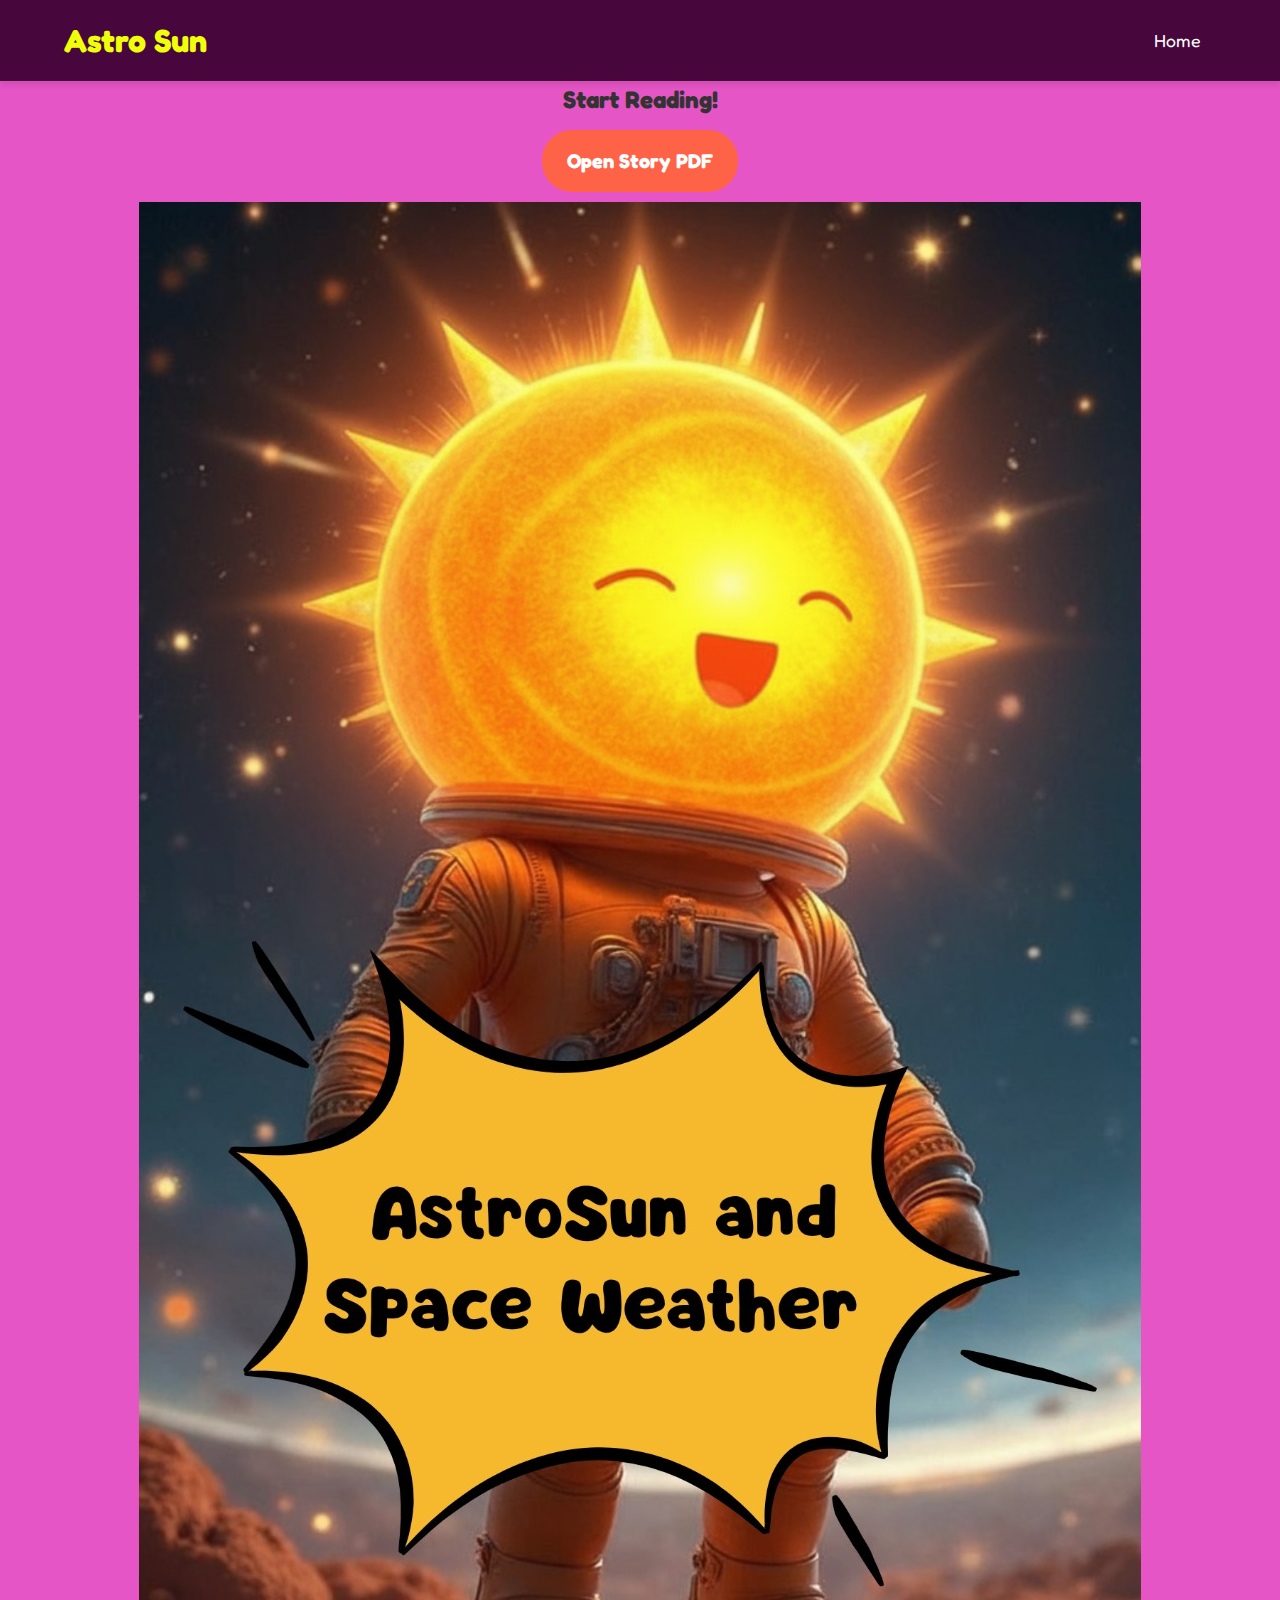
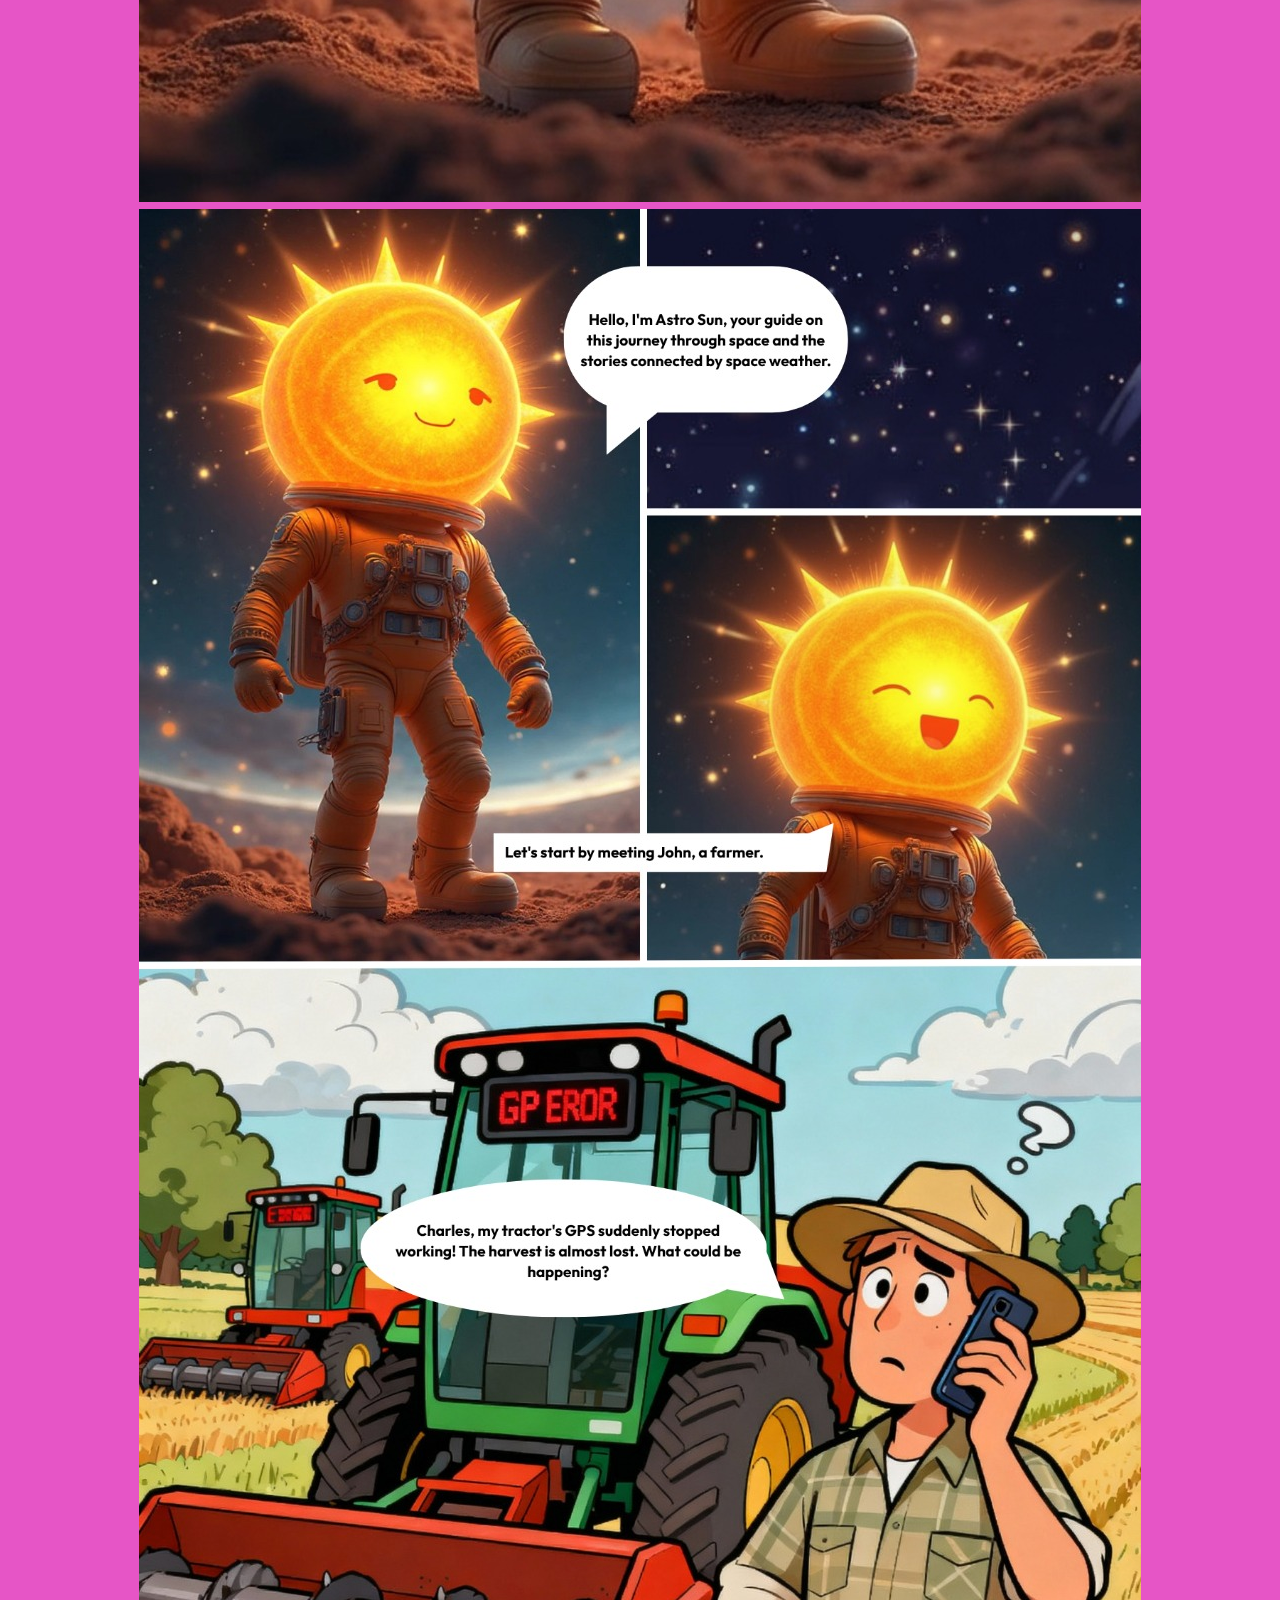
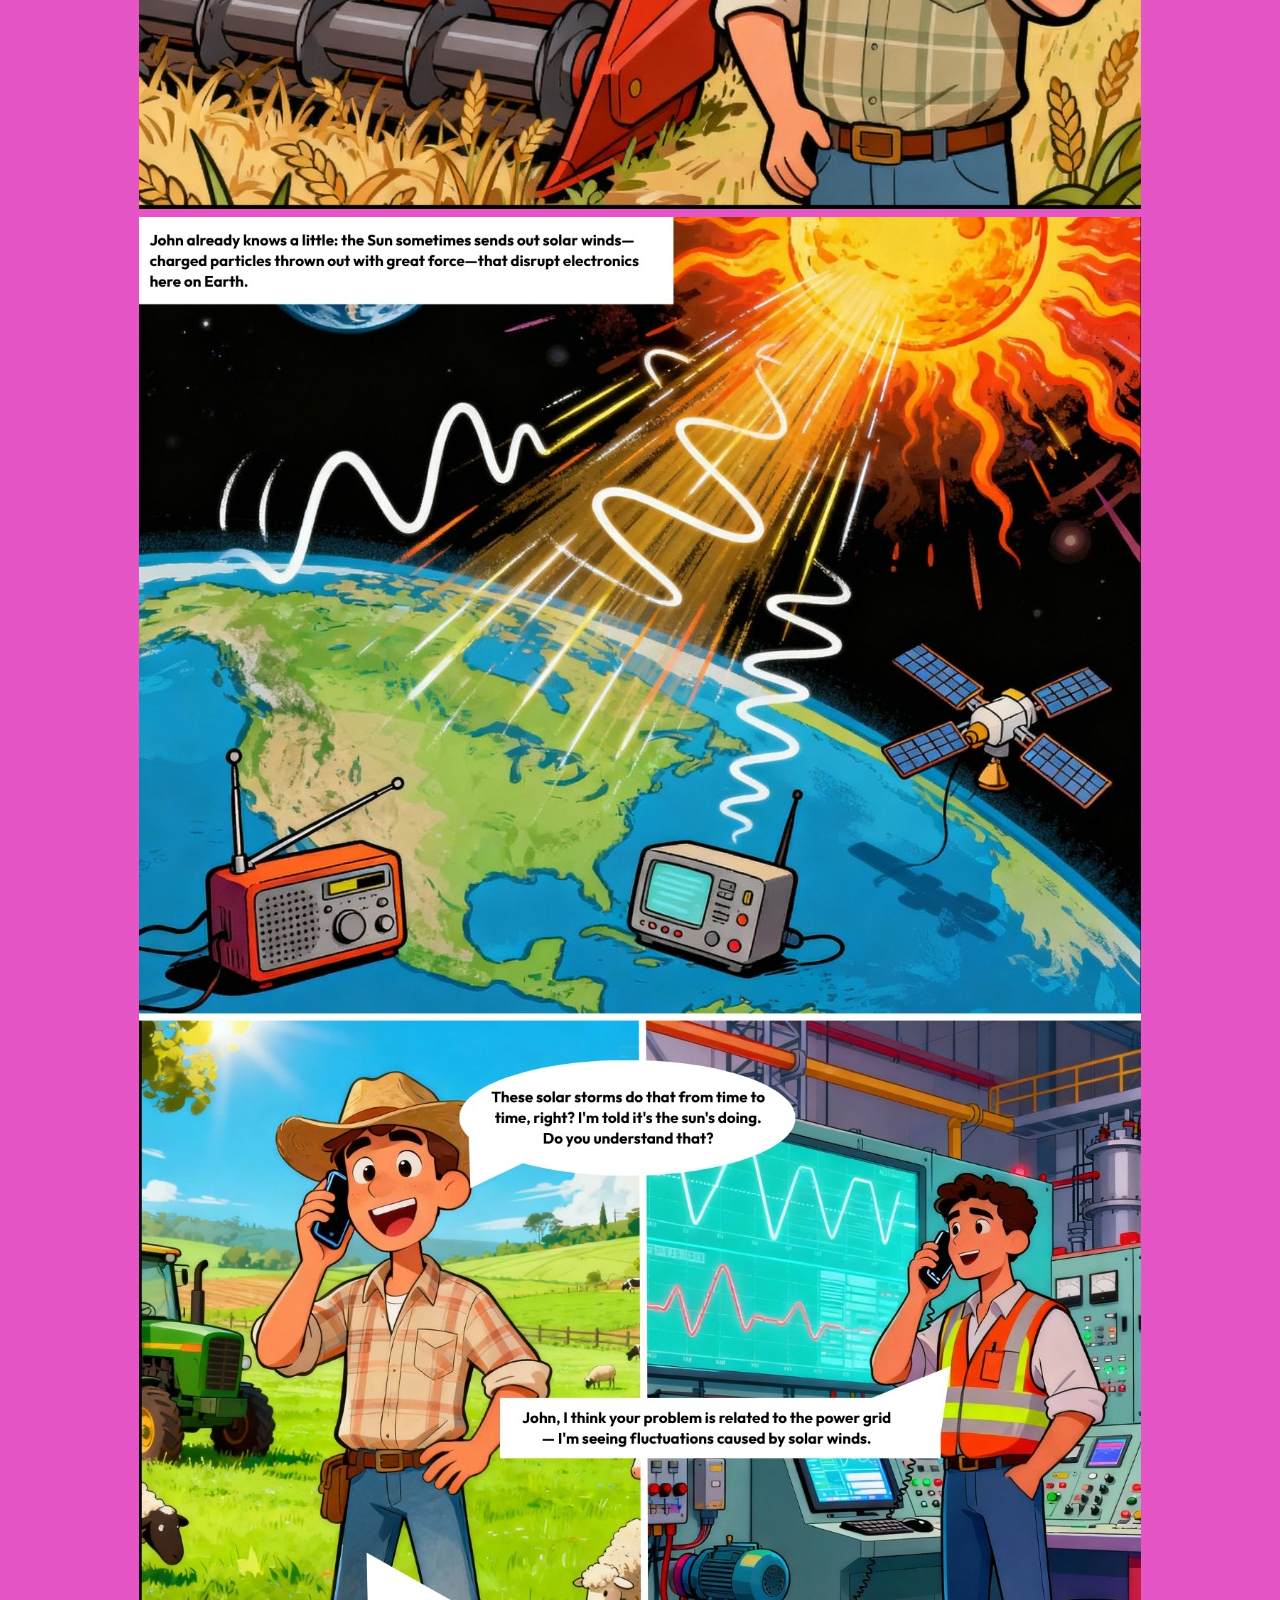
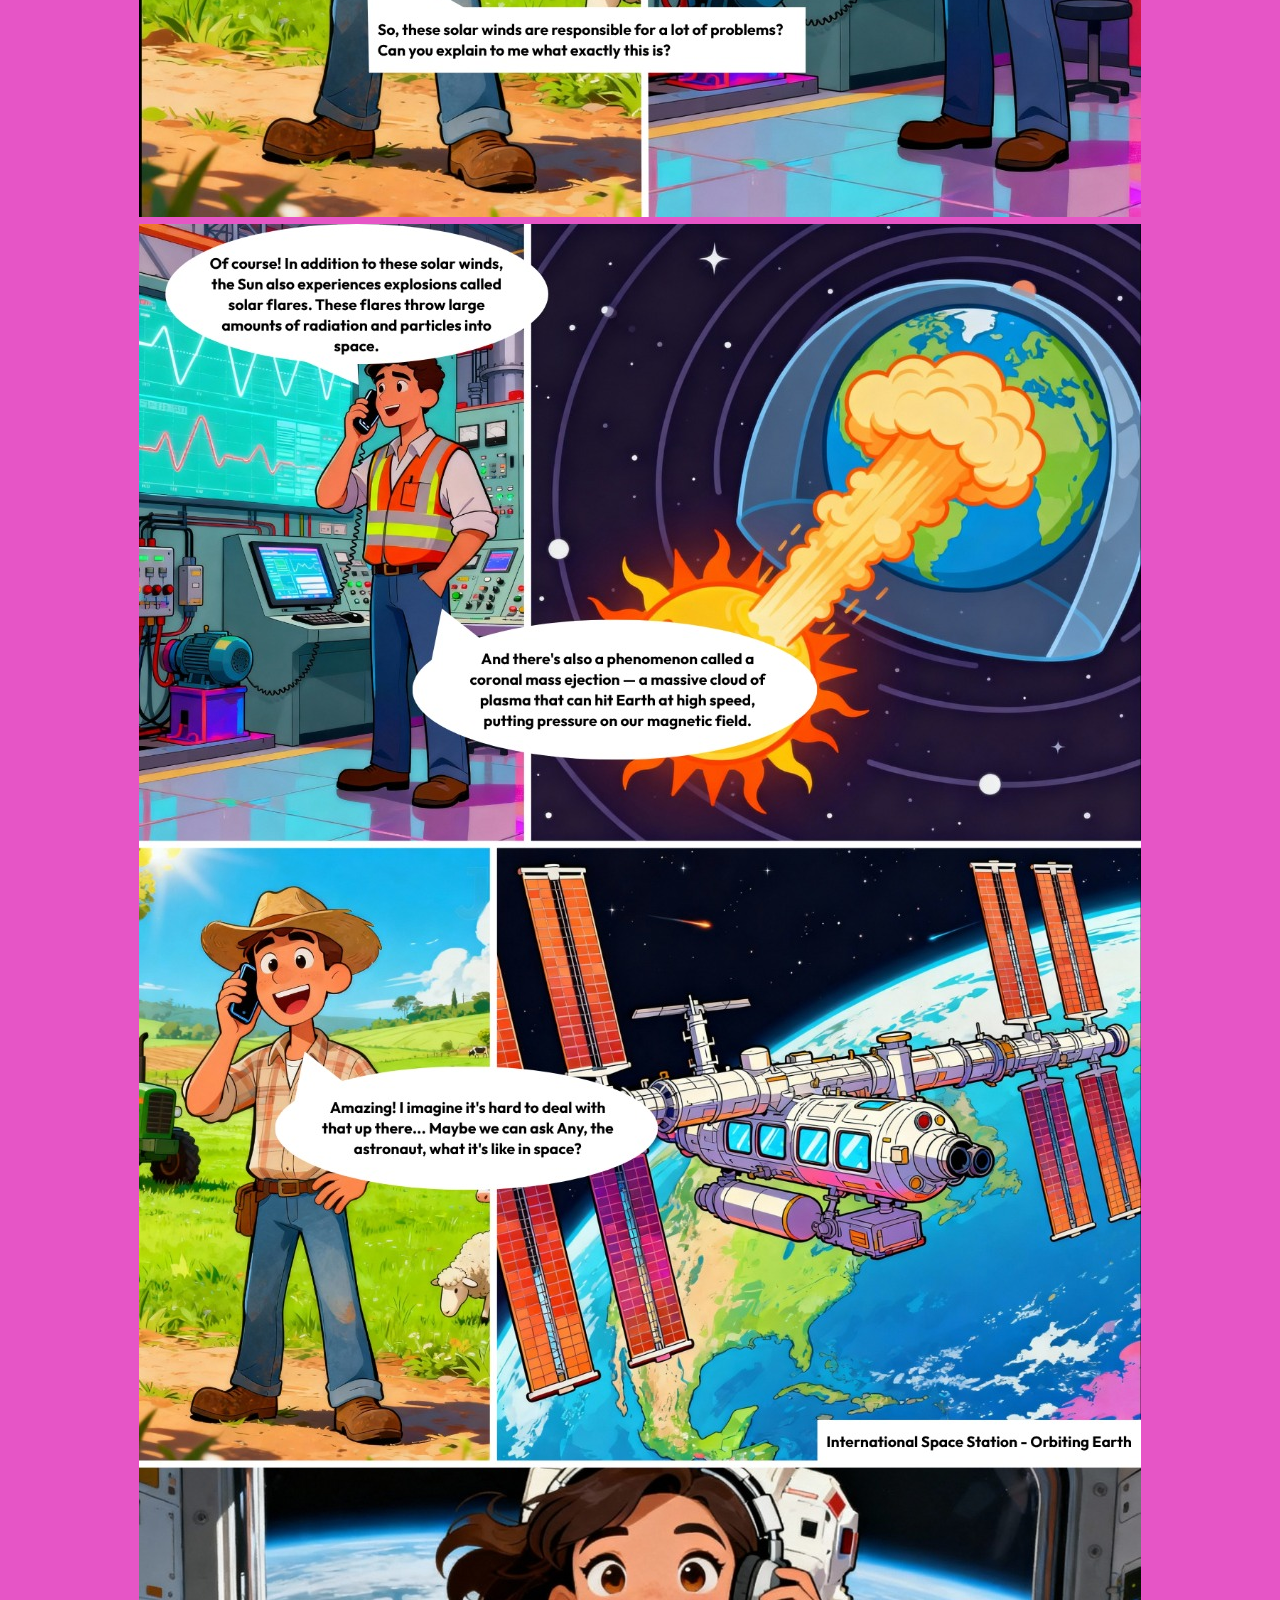
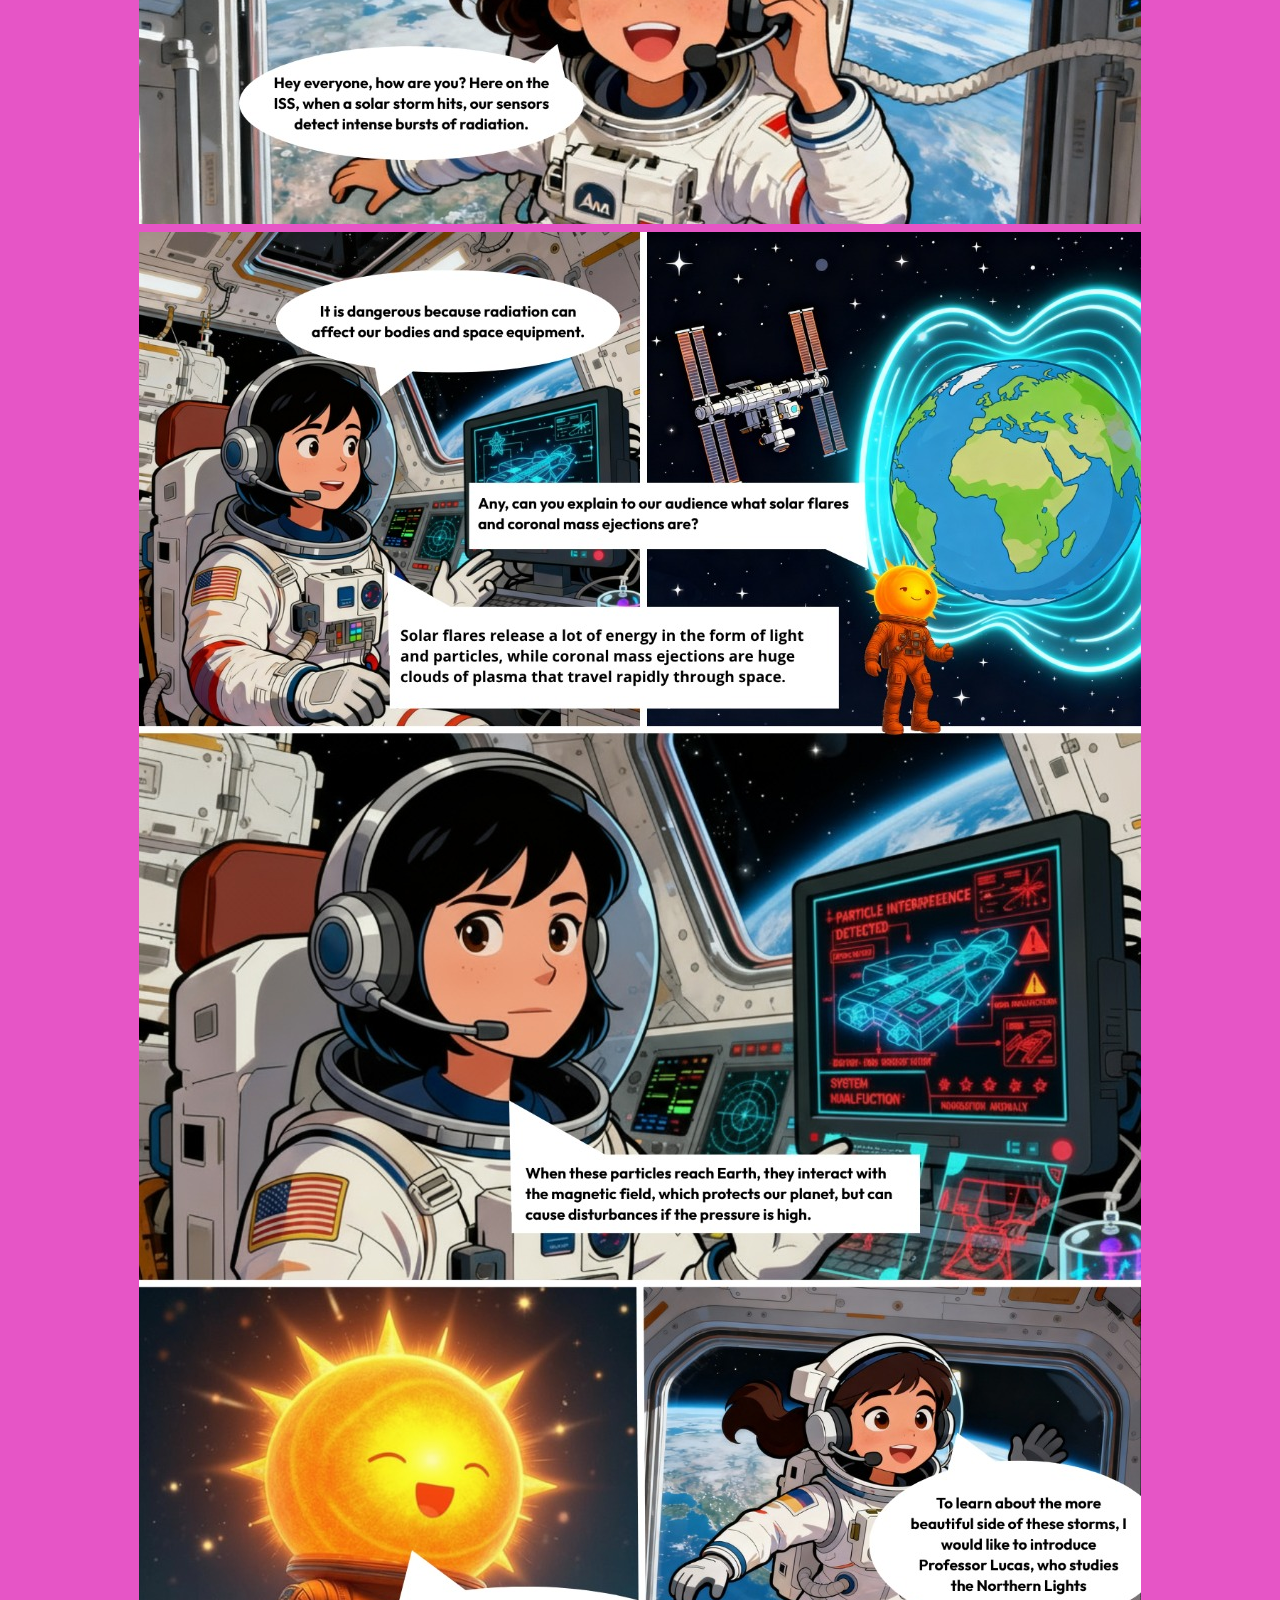
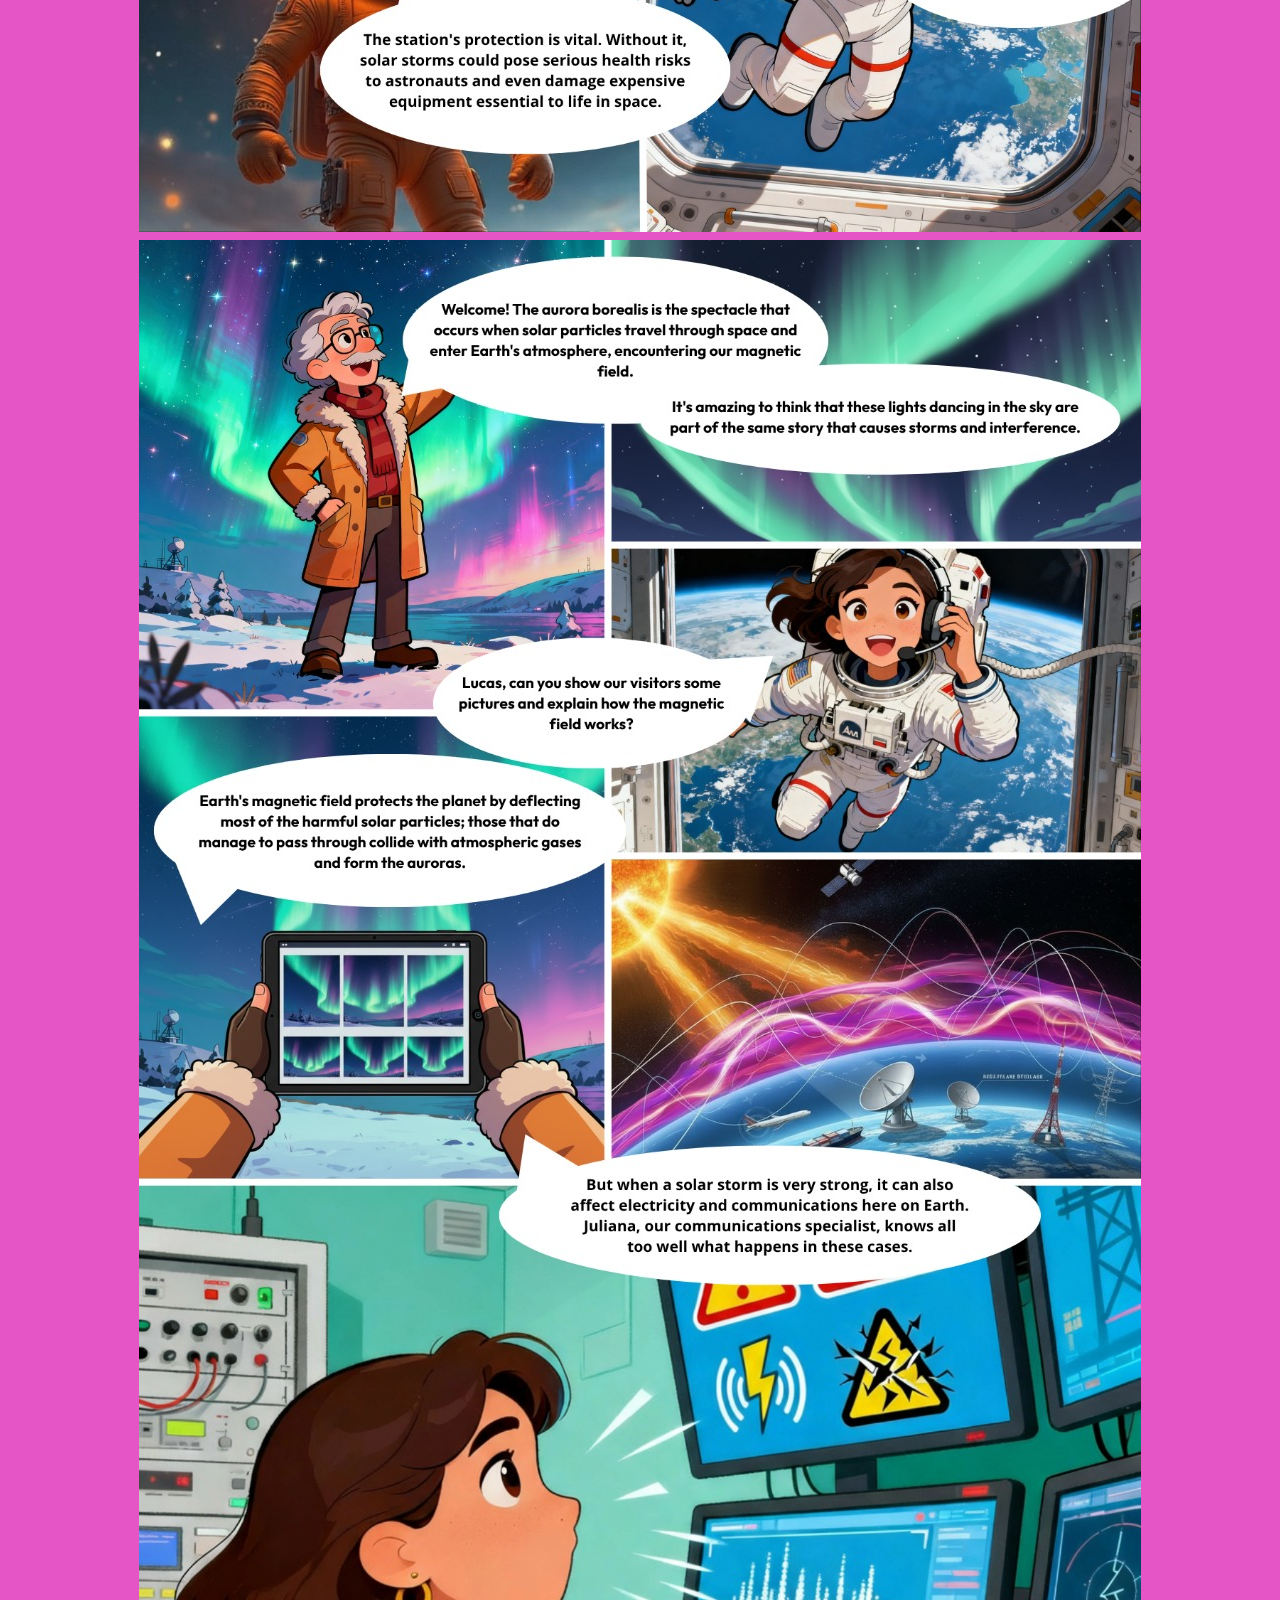
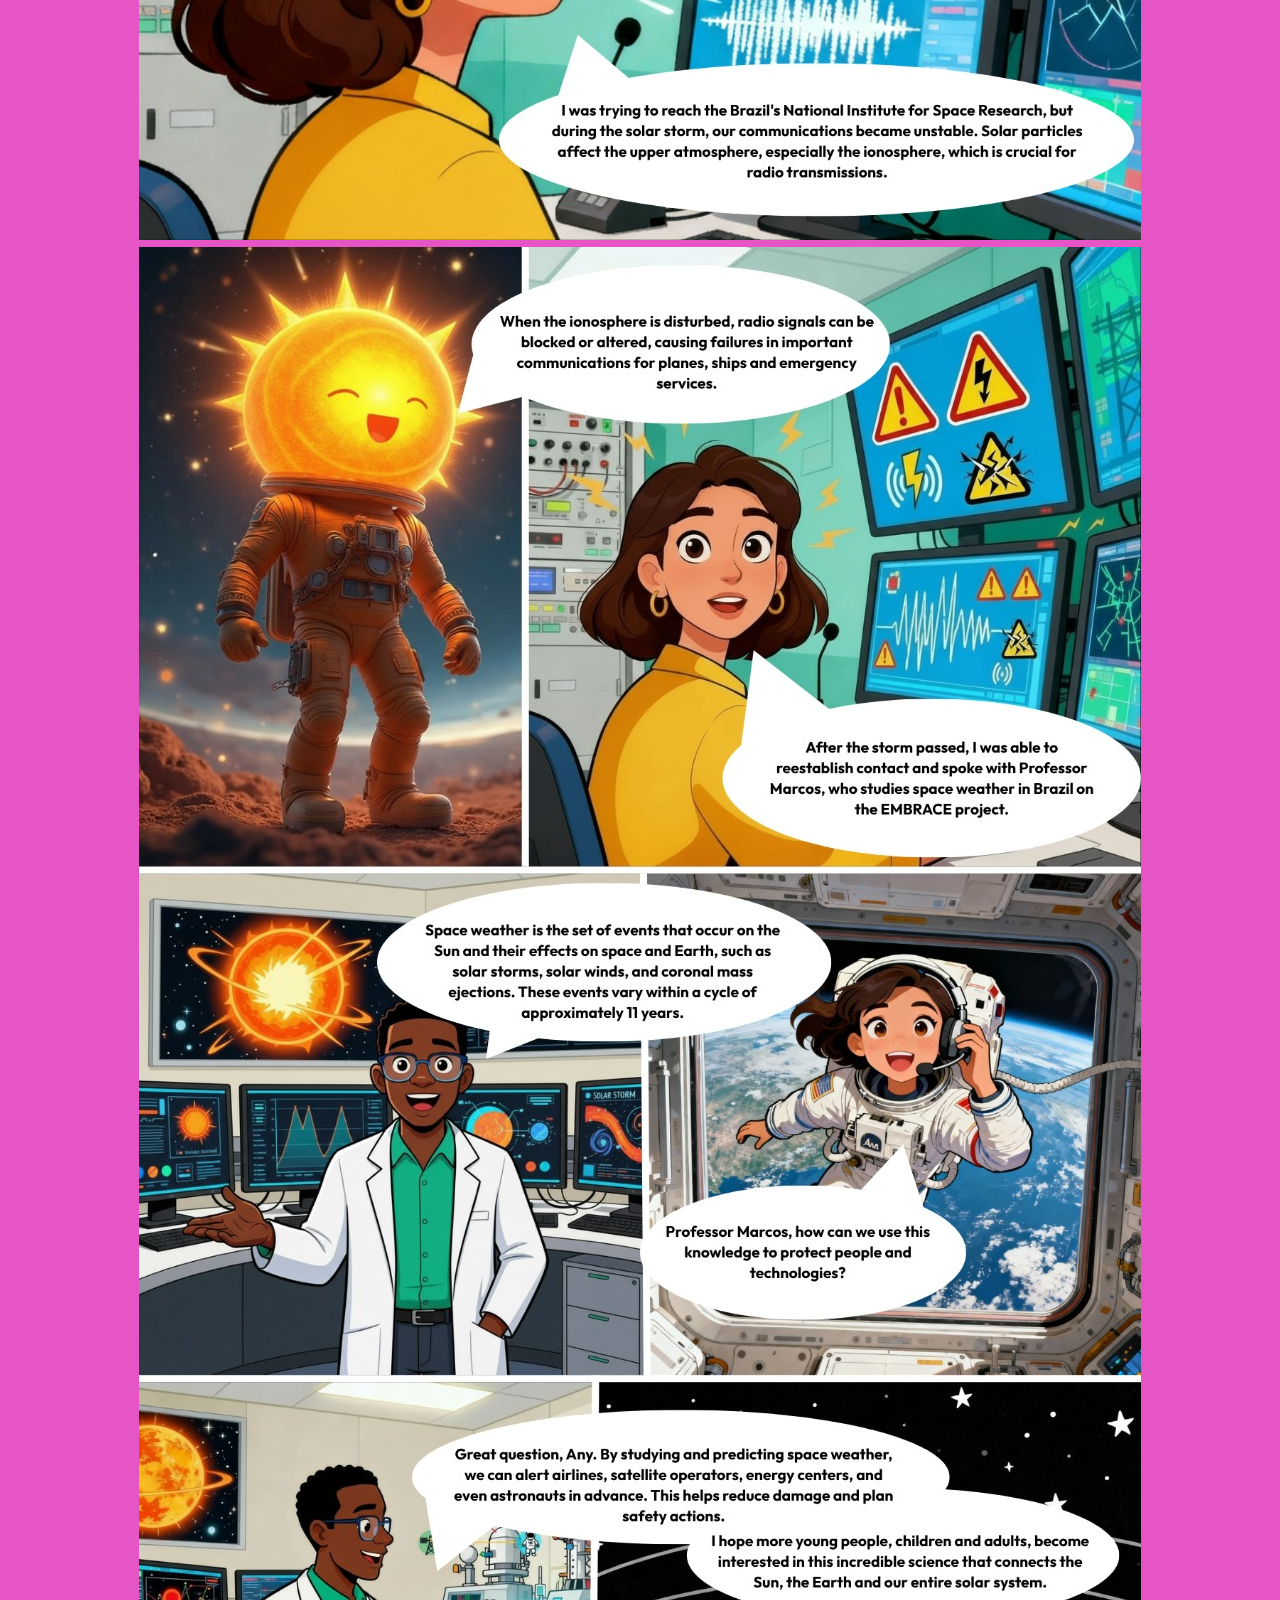
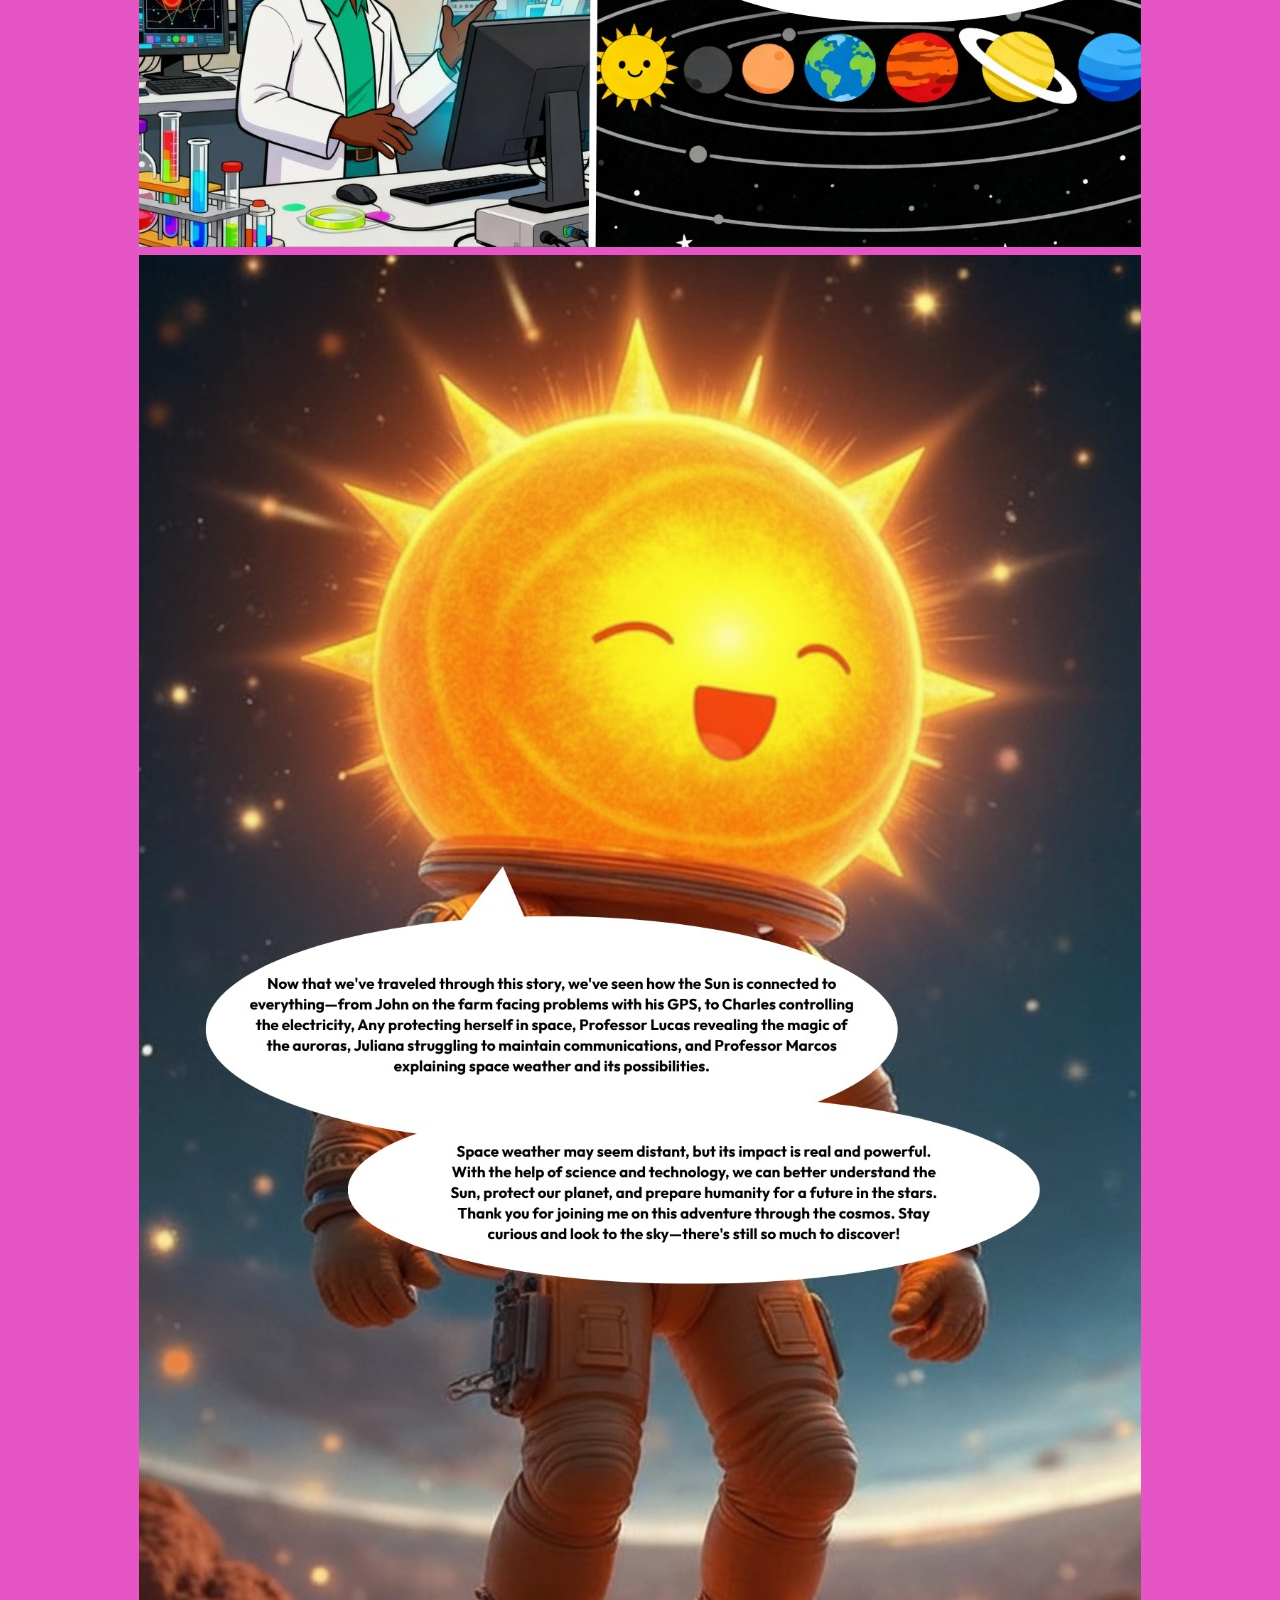
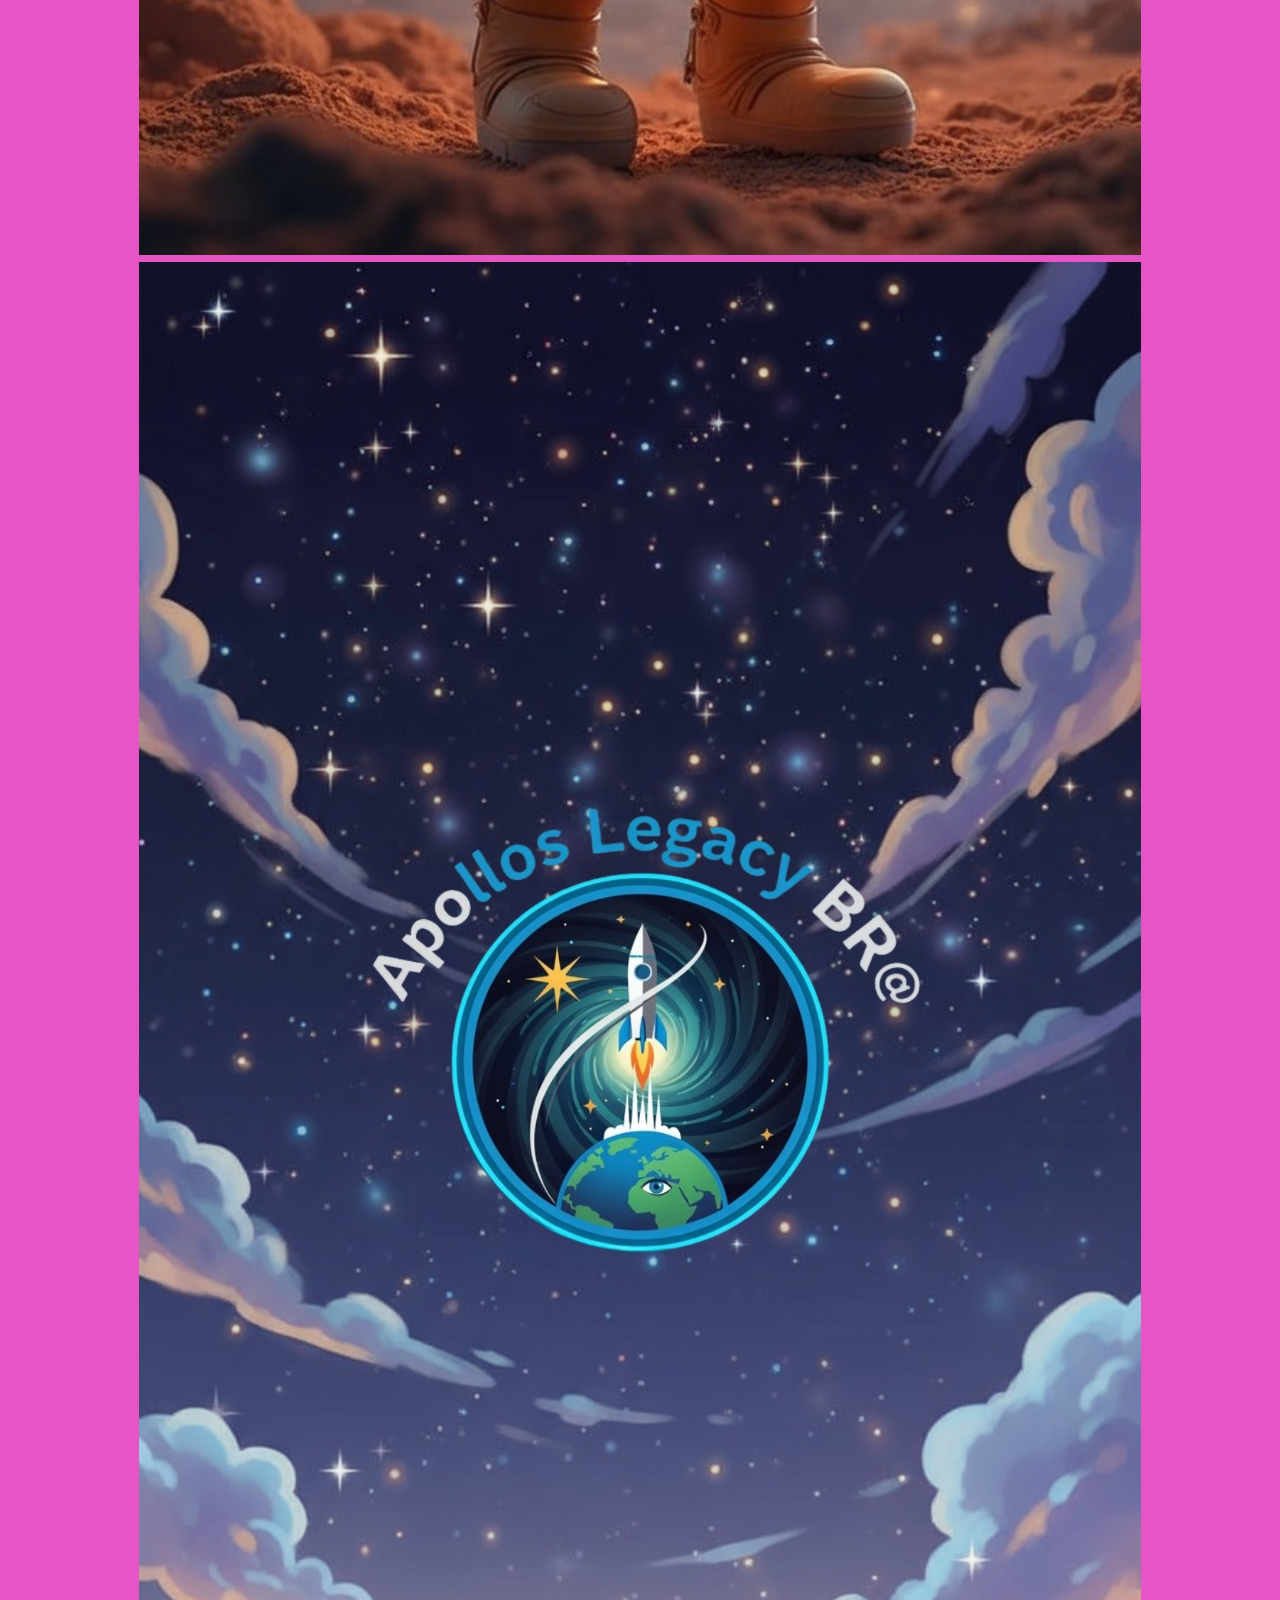
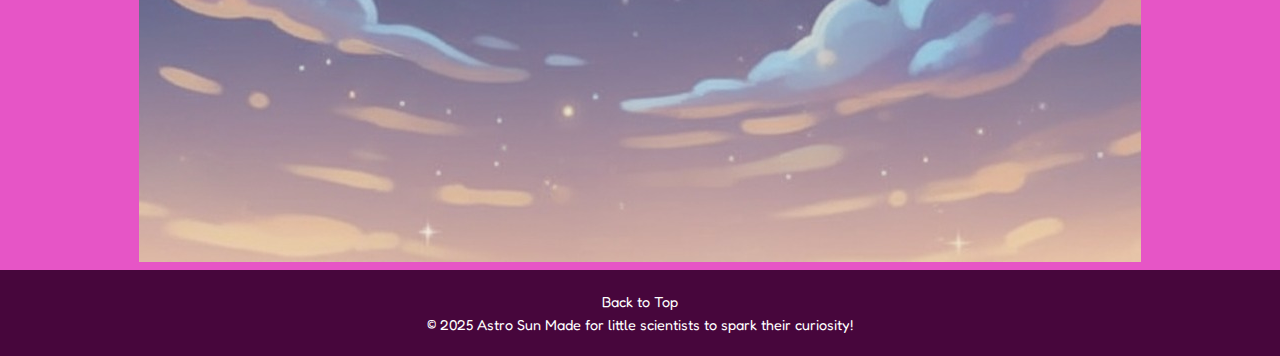
<file: historia.html>
<!DOCTYPE html>
<html lang="pt-BR">
<head>
    <meta charset="UTF-8">
    <meta name="viewport" content="width=device-width, initial-scale=1.0">
    <title>AstroSun - História</title>
    <link rel="stylesheet" href="style.css">
    <link href="https://fonts.googleapis.com/css2?family=Fredoka:wght@400;700&display=swap" rel="stylesheet">
    <link href="https://fonts.googleapis.com/css2?family=Bangers&display=swap" rel="stylesheet"> 
</head>
<body style="background-color:#e655c6">

    <header>
        <div class="logo">Astro Sun</div>
        <nav>
            <ul>
                <li><a href="index.html">Home</a></li>
            </ul>
        </nav>
    </header>

    <main>
        <section id="comic-pages">
            <center>
            <h2>Start Reading!</h2>
            <div class="atividade-links">
               <a href="AstroSun.pdf" target="_blank" rel="noopener noreferrer">
  Open Story PDF
</a>
            </div>
            <img src="capa.jpg" alt="Página 1 da HQ" class="comic-page">
            <img src="pg1.jpg" alt="Página 2 da HQ" class="comic-page">
            <img src="pg2.jpg" alt="Página 2 da HQ" class="comic-page">
            <img src="pg3.jpg" alt="Página 3 da HQ" class="comic-page">
            <img src="pg4.jpg" alt="Página 4 da HQ" class="comic-page">
            <img src="pg5.jpg" alt="Página 5 da HQ" class="comic-page">
            <img src="pg6.jpg" alt="Página 6 da HQ" class="comic-page">
            <img src="pg7.jpg" alt="Página 7 da HQ" class="comic-page">
            <img src="pg8.jpg" alt="Página 8 da HQ" class="comic-page">
            <center>
        </section>
    </main>

    <footer>
        <p><a href="#">Back to Top<br></a></p>
        <p>© 2025 Astro Sun Made for little scientists to spark their curiosity!</p>
    </footer>

</body>
</html>
</file>
<file: style.css>
/* RESET E ESTILOS GERAIS */
:root {
    --cor-sol: #FFD700; /* Amarelo Vibrante */
    --cor-terra: #47063c; /* Azul Brilhante */
    --cor-fundo-principal: #F0F8FF; /* Azul Claro/Quase Branco */
    --cor-fundo-secundario: #E0FFFF; /* Ciano Claro */
    --cor-texto: #333333;
    --fonte-principal: 'Fredoka', cursive, sans-serif;
}

* {
    margin: 0;
    padding: 0;
    box-sizing: border-box;
}

body {
    font-family: var(--fonte-principal);
    background-color: var(--cor-fundo-principal);
    color: var(--cor-texto);
    line-height: 1.6;
    
}

body, html {
    max-width: 100%;
    overflow: hidden;
}

/* CABEÇALHO E NAVEGAÇÃO */
header {
    background-color: var(--cor-terra);
    color: white;
    padding: 15px 5%;
    display: flex;
    justify-content: space-between;
    align-items: center;
    box-shadow: 0 4px 6px rgba(0, 0, 0, 0.1);
}

.logo {
    font-size: 2rem;
    font-weight: 700;
        transition: transform 0.3s ease-in-out, box-shadow 0.3s ease-in-out;
    box-shadow: 0px 0px 0px;
    color:#efff09;
}
nav ul {
    list-style: none;
    display: flex;
}

nav ul li a {
    color: white;
    text-decoration: none;
    font-size: 1.1rem;
    padding: 10px 15px;
    display: block;
    border-radius: 8px;
    transition: background-color 0.3s;
}

nav ul li a:hover {
    background-color: rgba(255, 255, 255, 0.2);
}

/* SEÇÕES DE CONTEÚDO */
.info-section {
    padding: 60px 5%;
    text-align: center;
}
.info-section h2 {
    font-size: 2.5rem;
    margin-bottom: 30px;
    color: var(--cor-terra);
}

.cor-fundo-1 {
    background-color: var(--cor-fundo-secundario);
}

/* SEÇÃO HERO (INÍCIO) */
.hero-section {
    background-color: var(--cor-sol);
    color: white;
    padding: 100px 5%;
    text-align: center;
}

.hero-section h1 {
    font-size: 3.5rem;
    margin-bottom: 20px;
}

.hero-section p {
    font-size: 1.5rem;
    margin-bottom: 40px;
}

.cta-button {
    background-color: white;
    color: var(--cor-terra);
    border: none;
    padding: 15px 30px;
    font-size: 1.2rem;
    font-weight: 700;
    border-radius: 50px;
    cursor: pointer;
    box-shadow: 0 5px 10px rgba(0, 0, 0, 0.2);
    transition: transform 0.2s;
}

.cta-button:hover {
    transform: scale(1.05);
}

/* CARDS DE INFORMAÇÃO */
.card-container {
    display: flex;
    justify-content: center;
    gap: 30px;
    margin-top: 40px;
}

.card {
    background-color: white;
    padding: 30px;
    border-radius: 15px;
    box-shadow: 0 5px 15px rgba(0, 0, 0, 0.1);
    width: 45%; /* Para telas maiores */
    text-align: left;
     transition: transform 0.3s ease-in-out, box-shadow 0.3s ease-in-out;
    box-shadow: 0px 0px 0px; 
}
.card:hover{
transform: scale(1.1);
    box-shadow: 5px 10px 20px rgb(236, 240, 12); 
}
.card h3 {
    color: var(--cor-sol);
    margin-bottom: 10px;
    font-size: 1.5rem;
}
.card2 {
    background-color: white;
    padding: 30px;
    border-radius: 15px;
    box-shadow: 0 5px 15px rgba(0, 0, 0, 0.1);
    width: 45%; /* Para telas maiores */
    text-align: left;
     transition: transform 0.3s ease-in-out, box-shadow 0.3s ease-in-out;
    box-shadow: 0px 0px 0px; 
}
.card2:hover{
    transform: scale(1.1);
    box-shadow: 5px 10px 20px rgb(236, 240, 12); 
}

.card2 h3 {
    color: var(--cor-sol);
    margin-bottom: 10px;
    font-size: 1.5rem;
}
/* LISTAS (IMPORTÂNCIA) */
.info-section ul {
    list-style: none;
    padding: 0;
    max-width: 600px;
    margin: 20px auto;
    text-align: left;
    font-size: 1.1rem;
}

.info-section ul li {
    background-color: white;
    margin-bottom: 10px;
    padding: 10px;
    border-radius: 8px;
    border-left: 5px solid var(--cor-terra);
}

/* LINKS DE ATIVIDADE */
.atividade-links a {
    display: inline-block;
    background-color: #FF6347; /* Vermelho/Laranja divertido */
    color: rgb(255, 255, 255);
    text-decoration: none;
    padding: 15px 25px;
    margin: 10px;
    border-radius: 30px;
    font-weight: 700;
    transition: background-color 0.3s;
    transition: transform 0.3s ease-in-out, box-shadow 0.3s ease-in-out;
    box-shadow: 0px 0px 0px; 
    font-size: 20px;
}
.atividade-links2 a {
    display: inline-block;
    background-color: #FF6347; /* Vermelho/Laranja divertido */
    color: rgb(255, 255, 255);
    text-decoration: none;
    padding: 35px 45px;
    margin: 10px;
    border-radius: 30px;
    font-weight: 700;
    transition: background-color 0.3s;
    transition: transform 0.3s ease-in-out, box-shadow 0.3s ease-in-out;
    box-shadow: 0px 0px 0px; 
    font-size: 20px;
}
.atividade-links a:hover {
    background-color: #FF4500;
    transform: scale(1.1);
    box-shadow: 5px 10px 20px #FF4500; 
}

/* RODAPÉ */
footer {
    background-color: var(--cor-terra);
    color: white;
    text-align: center;
    padding: 20px;
    font-size: 0.9rem;
      transition: transform 0.3s ease-in-out, box-shadow 0.3s ease-in-out;
    box-shadow: 0px 0px 0px; 

}
footer a{
text-decoration: none;
color: white; 
}
footer a:hover{
   color:#ee08c8
}
/* RESPONSIVIDADE BÁSICA (Para celulares) */
@media (max-width: 768px) {
    header {
        flex-direction: column;
    }

    nav ul {
        flex-direction: column;
        width: 100%;
        margin-top: 10px;
    }

    nav ul li {
        text-align: center;
    }

    .hero-section h1 {
        font-size: 2.5rem;
    }

    .card-container {
        flex-direction: column;
        align-items: center;
    }

    .card {
        width: 90%;
    }
}
#superpoderes{
background: url(aurora.jpg);
position: relative; 
    overflow: hidden; /* Garante que o vídeo não saia da seção */
    min-height: 400px; /* Defina uma altura mínima se o conteúdo for curto */
}
.background-video-aurora {
    position: absolute; 
    top: 0;
    left: 0;
    width: 100%; /* Ocupa toda a largura da seção */
    height: 100%; /* Ocupa toda a altura da seção */
    
    /* Faz o vídeo se adaptar à div (corta se necessário para cobrir) */
    object-fit: cover; 
    
    /* Coloca o vídeo BEM no fundo da DIV */
    z-index: 1; 
}

/* Garante que o conteúdo (título e parágrafo) fique ACIMA do vídeo */
#superpoderes p {
    position: relative; 
    z-index: 2; /* CRUCIAL: Maior que o z-index do vídeo */
}

/* Opcional: Ajuste o fundo do texto para melhorar a leitura sobre o vídeo */
.texto-contornado {
    background-color: rgba(3, 3, 3, 0.6); 
    padding: 20px;
    
}
#superpoderes p{
    transition: transform 0.3s ease-in-out, box-shadow 0.3s ease-in-out;
    box-shadow: 0px 0px 0px; 
}
#superpoderes p:hover{
   transform: scale(1.1);
    box-shadow: 5px 10px 20px rgb(255, 176, 231); 
}
#superpoderes h2{
    font-size: 3em;

    color:#ffffff;
    -webkit-text-stroke: 1px #1E90FF;
}
.texto-contornado {

    color: rgb(255, 253, 253);
    -webkit-text-fill-color: rgb(255, 255, 255); 
    
    -webkit-text-stroke: 1px rgb(63, 48, 48);
  
    font-family: Arial, sans-serif;
    font-size: 1.7em; 
    border-color: aliceblue;
    border: 2px solid;
    background-color: #030303;
    border-radius: 30px;
    display:flex;
    
}

.background-video {
    /* Mude de 'fixed' para 'absolute' */
    position: absolute; 
    top: 0;
    left: 0;
    
    /* Garante que o vídeo cubra 100% da largura e altura da div PAI */
    min-width: 100%;
    min-height: 100%;
    
    /* Faz o vídeo se adaptar à div (mantém a proporção) */
    object-fit: cover; 
    
    /* Coloca o vídeo BEM no fundo da DIV */
    z-index: 1; 
    zoom: 0.4;
}
.background-video2 {
    /* Mude de 'fixed' para 'absolute' */
    position: absolute; 
    top: 50;
    left: 0;
    
    /* Garante que o vídeo cubra 100% da largura e altura da div PAI */
    min-width: 100%;
    min-height: 100%;
    
    /* Faz o vídeo se adaptar à div (mantém a proporção) */
    object-fit:cover; 
    
    /* Coloca o vídeo BEM no fundo da DIV */
    z-index: 1; 
    zoom: 0.4;
}
/* 3. Estilos do Título (Conteúdo) */
#inicio h1 {
    /* Posicionamento do conteúdo ACIMA do vídeo */
    position: relative; 
    z-index: 2; /* CRUCIAL: Maior que o z-index do vídeo */
    
    /* Centraliza o título */
    width: 100%;
    height: 100%;
    display: flex;
    justify-content: center;
    align-items: center;
    
    /* Estilo do texto para destaque */
    color: white;
    text-shadow: 2px 2px 4px rgba(0, 0, 0, 0.8);
    padding: 20px;
}
#inicio p{
   position: relative; 
    z-index: 5; /* CRUCIAL: Maior que o z-index do vídeo */
   
}

#inicio {
    /* Define o tamanho da sua seção (ajuste a altura conforme necessário) */
    height: 60vh; /* Exemplo: 60% da altura da tela */
    width: 100%;
    
    /* CRUCIAL: Define o container como o ponto de referência */
    position: relative; 
    overflow: hidden; /* Esconde o que o vídeo exceder */
    
    /* Opcional: Fallback de cor caso o vídeo não carregue */
    background-color: #333; 
}
#o-que-e{
    background-color: #a10587;
    
}

#o-que-e h2{
    color: #E0FFFF;
}
#escudo{
    background-color: #8a066d;
}
#escudo h2{
color: white;
}
#escudo p{
    color: white;
}
#escudo li {
    transition: transform 0.3s ease-in-out, box-shadow 0.3s ease-in-out;
    box-shadow: 0px 0px 0px; 
}

#escudo li:hover {
    transform: scale(1.1);
    box-shadow: 5px 10px 20px rgb(255, 176, 231); 
    color:#a10587
}
#o-que-e a{
    text-decoration: none;
    color:#fffbfe;
}

header li a:hover {
    color:#efff09
}
#loading-screen {
    position: fixed; /* Fixa na tela */
    top: 0;
    left: 0;
    width: 100%;
    height: 100%;
    background-color: rgb(3, 24, 82); /* Fundo preto */
    display: flex; /* Para centralizar a imagem */
    justify-content: center; /* Centraliza horizontalmente */
    align-items: center; /* Centraliza verticalmente */
    z-index: 9999; /* Garante que fique acima de tudo */
    transition: opacity 0.5s ease-out; /* Transição suave para desaparecer */
}

.loading-logo {
    max-width: 80%; /* Garante que a imagem não seja muito grande */
    max-height: 80%; /* Ajusta a altura */
    object-fit: contain; /* Redimensiona a imagem para caber sem cortar */
}
.aurora_title{
text-align: center;
background-image: url(aurora.jpg);
color: white;
font-size: 20px;
}
.as{
max-height: 10%;
    max-width: 10%;
    margin-right: 30em;
    margin-bottom: -9em ; 

}
.comic-page{
max-width: 100%;
max-height: 100%;
}
</file>
